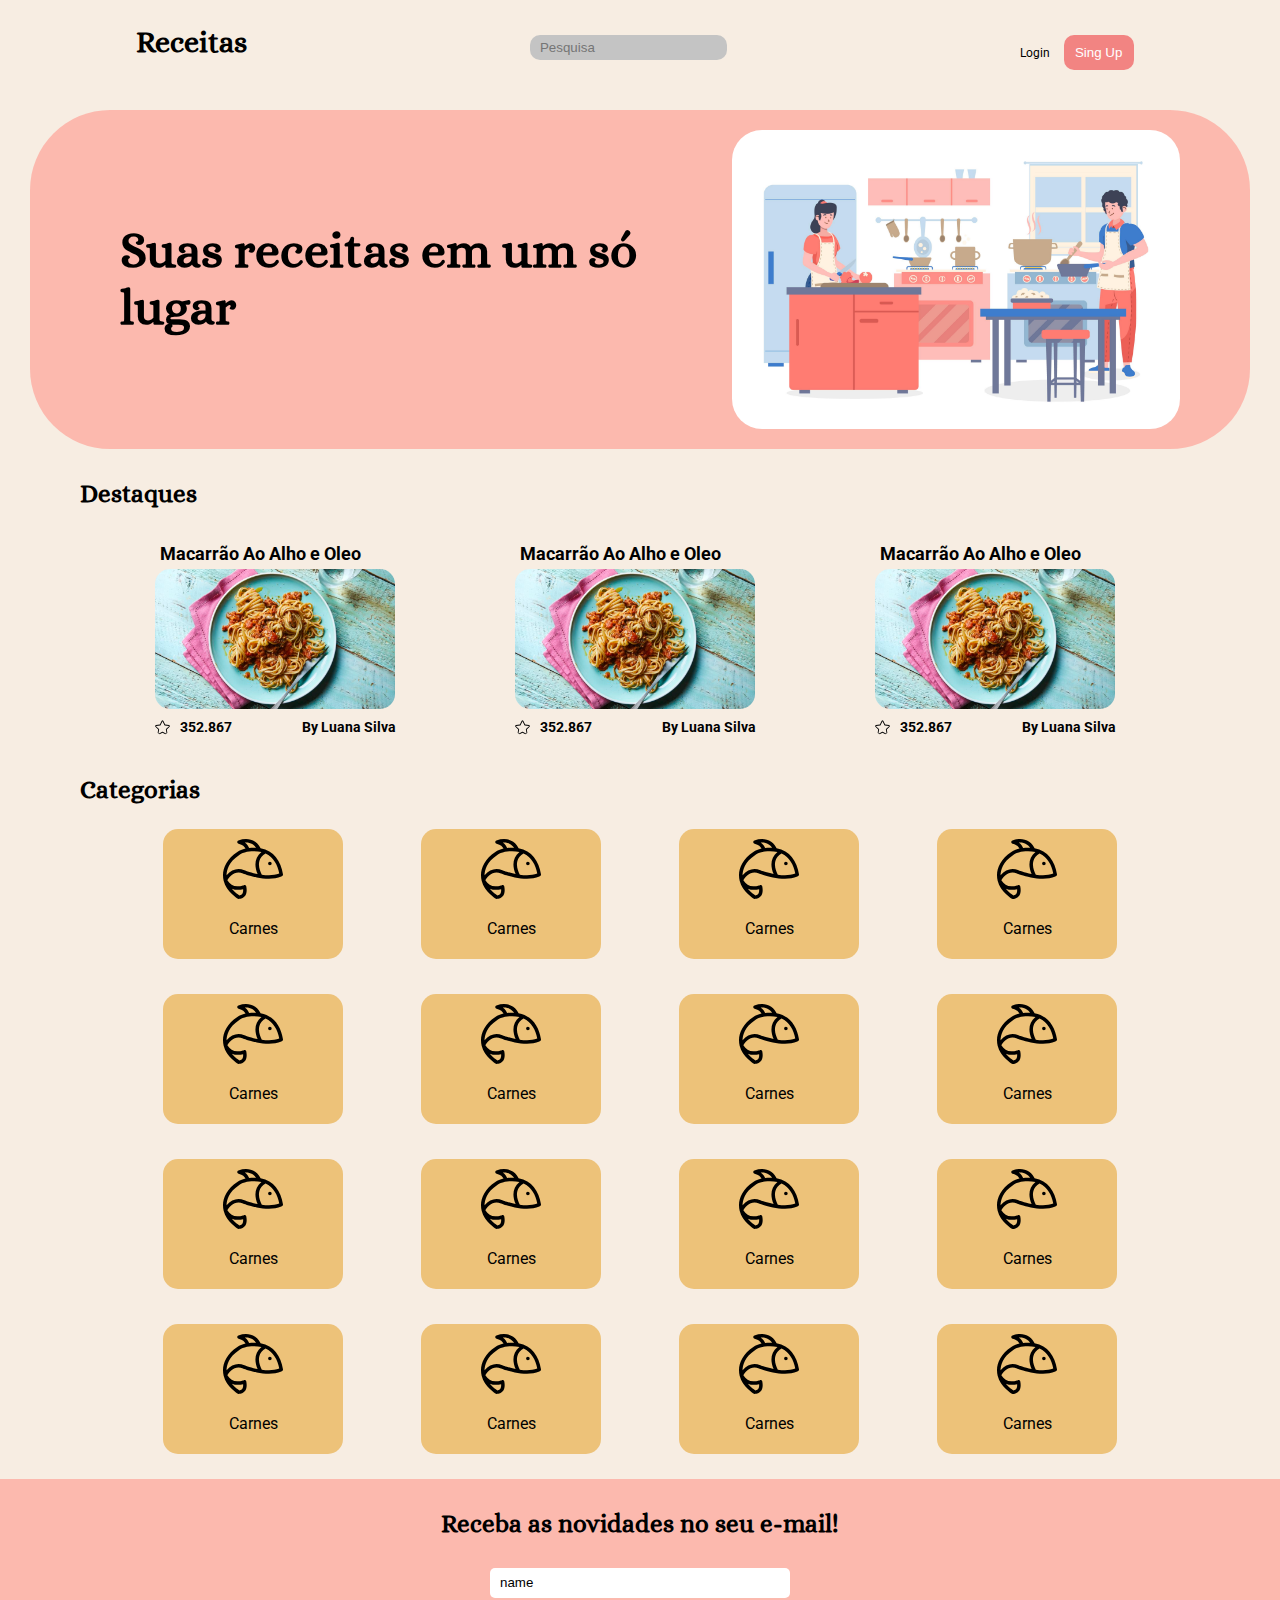
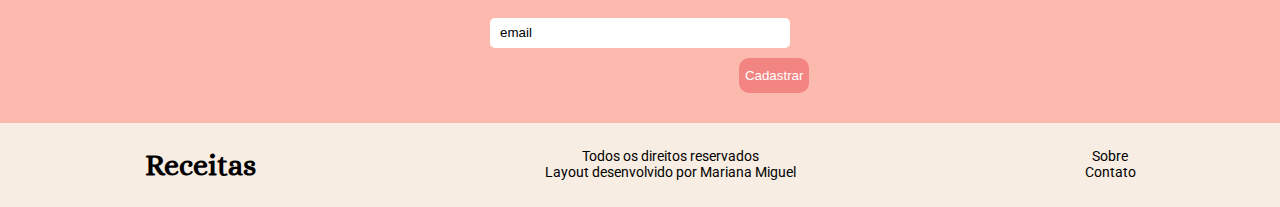
<file: src/pages/index/index.html>
<html>
    <head>
        <link href="https://fonts.googleapis.com/css2?family=Alice&family=Roboto&display=swap" rel="stylesheet">
        <link rel="stylesheet" type="text/css" href="style.css" />
        <link rel="stylesheet" type="text/css" href="../../global.css" /> 
     <script language="JavaScript" type="text/javascript">
            function login(showhide){
                if(showhide == "show"){
                    document.getElementById('popupbox').style.visibility="visible";
                }else if(showhide == "hide"){
                    document.getElementById('popupbox').style.visibility="hidden"; 
                }
            }
        </script>
    </head>

    <body>
        <div id="popupbox" class="login-container">
            <a href="javascript:login('hide');"><img src="../../figures/fechar.svg" alt=""></a>
            <h1>Login</h1>
            <form name="login" action="" method="post">
                <input type="text" placeholder="E-mail">
                <input type="text" placeholder="Senha">
                <button>Logar</button>
            </form>
        </div>
        <div class="index-container">
            <div class="header">
                <div class="left">
                   <h1>Receitas</h1> 
                </div>
                <div class="center">
                    <input type="text" placeholder="Pesquisa">
                </div>
                <div class="right">
                    <a href="javascript:login('show');">Login</a> <!--abrir popup para login-->
                    <button>Sing Up</button>
                </div>   
            </div>
            <div class="box-container">
                <h1>Suas receitas em um só lugar </h1>
                <img src="../../figures/cooking.jpg" alt=""> 
            </div>

            <div class="spotlight-container">
                <h1>Destaques</h1>

                <div class="recipe-container">
                    <div class="recipe">
                        <h2>Macarrão Ao Alho e Oleo</h2>
                        <img src="../../figures/macarrao.jpg" alt="">
                        <div class="sub-container">
                            <div class="sub">
                                <img src="../../figures/estrela.svg" alt=""> 
                                <h3>352.867</h3>
                            </div>
                            <h3>By Luana Silva</h3>
                        </div>
                    </div>
                    <div class="recipe">
                        <h2>Macarrão Ao Alho e Oleo</h2>
                        <img src="../../figures/macarrao.jpg" alt="">
                        <div class="sub-container">
                            <div class="sub">
                                <img src="../../figures/estrela.svg" alt=""> 
                                <h3>352.867</h3>
                            </div>
                            <h3>By Luana Silva</h3>
                        </div>
                    </div>
                    <div class="recipe">
                        <h2>Macarrão Ao Alho e Oleo</h2>
                        <img src="../../figures/macarrao.jpg" alt="">
                        <div class="sub-container">
                            <div class="sub">
                                <img src="../../figures/estrela.svg" alt=""> 
                                <h3>352.867</h3>
                            </div>
                            <h3>By Luana Silva</h3>
                        </div>
                    </div>
                </div>    
            </div>

            <div class="category-container">

                <h1>Categorias</h1>

                <div class="category-div-container">
                    <div class="category">
                        <img src="../../figures/carne.svg" alt="">
                        <p>Carnes</p>
                    </div>
                    <div class="category">
                        <img src="../../figures/carne.svg" alt="">
                        <p>Carnes</p>
                    </div>
                    <div class="category">
                        <img src="../../figures/carne.svg" alt="">
                        <p>Carnes</p>
                    </div>
                    <div class="category">
                        <img src="../../figures/carne.svg" alt="">
                        <p>Carnes</p>
                    </div>
                </div>

                <div class="category-div-container">
                    <div class="category">
                        <img src="../../figures/carne.svg" alt="">
                        <p>Carnes</p>
                    </div>
                    <div class="category">
                        <img src="../../figures/carne.svg" alt="">
                        <p>Carnes</p>
                    </div>
                    <div class="category">
                        <img src="../../figures/carne.svg" alt="">
                        <p>Carnes</p>
                    </div>
                    <div class="category">
                        <img src="../../figures/carne.svg" alt="">
                        <p>Carnes</p>
                    </div>
                </div>
                <div class="category-div-container">
                    <div class="category">
                        <img src="../../figures/carne.svg" alt="">
                        <p>Carnes</p>
                    </div>
                    <div class="category">
                        <img src="../../figures/carne.svg" alt="">
                        <p>Carnes</p>
                    </div>
                    <div class="category">
                        <img src="../../figures/carne.svg" alt="">
                        <p>Carnes</p>
                    </div>
                    <div class="category">
                        <img src="../../figures/carne.svg" alt="">
                        <p>Carnes</p>
                    </div>
                </div>
                <div class="category-div-container">
                    <div class="category">
                        <img src="../../figures/carne.svg" alt="">
                        <p>Carnes</p>
                    </div>
                    <div class="category">
                        <img src="../../figures/carne.svg" alt="">
                        <p>Carnes</p>
                    </div>
                    <div class="category">
                        <img src="../../figures/carne.svg" alt="">
                        <p>Carnes</p>
                    </div>
                    <div class="category">
                        <img src="../../figures/carne.svg" alt="">
                        <p>Carnes</p>
                    </div>
                </div>
            </div>

            <div class="contact-container">
                <h1>Receba as novidades no seu e-mail!</h1>
                <form action="">
                    <input type="text" value="name" placeholder="Nome" ><br/>
                    <input type="email" value="email" placeholder="E-mail"><br/>
                    <button type="submit">Cadastrar</button>
                </form>
            </div>

            <footer class="footer-container">
                <div class="left">
                    <h1>Receitas</h1>
                </div>
                <div class="center">
                    <p>Todos os direitos reservados</p>
                    <p>Layout desenvolvido por Mariana Miguel</p>
                </div>
                <div class="right">
                    <p>Sobre</p>
                    <p>Contato</p>
                </div>
            </footer>

        </div>
    </body>
</html>
</file>
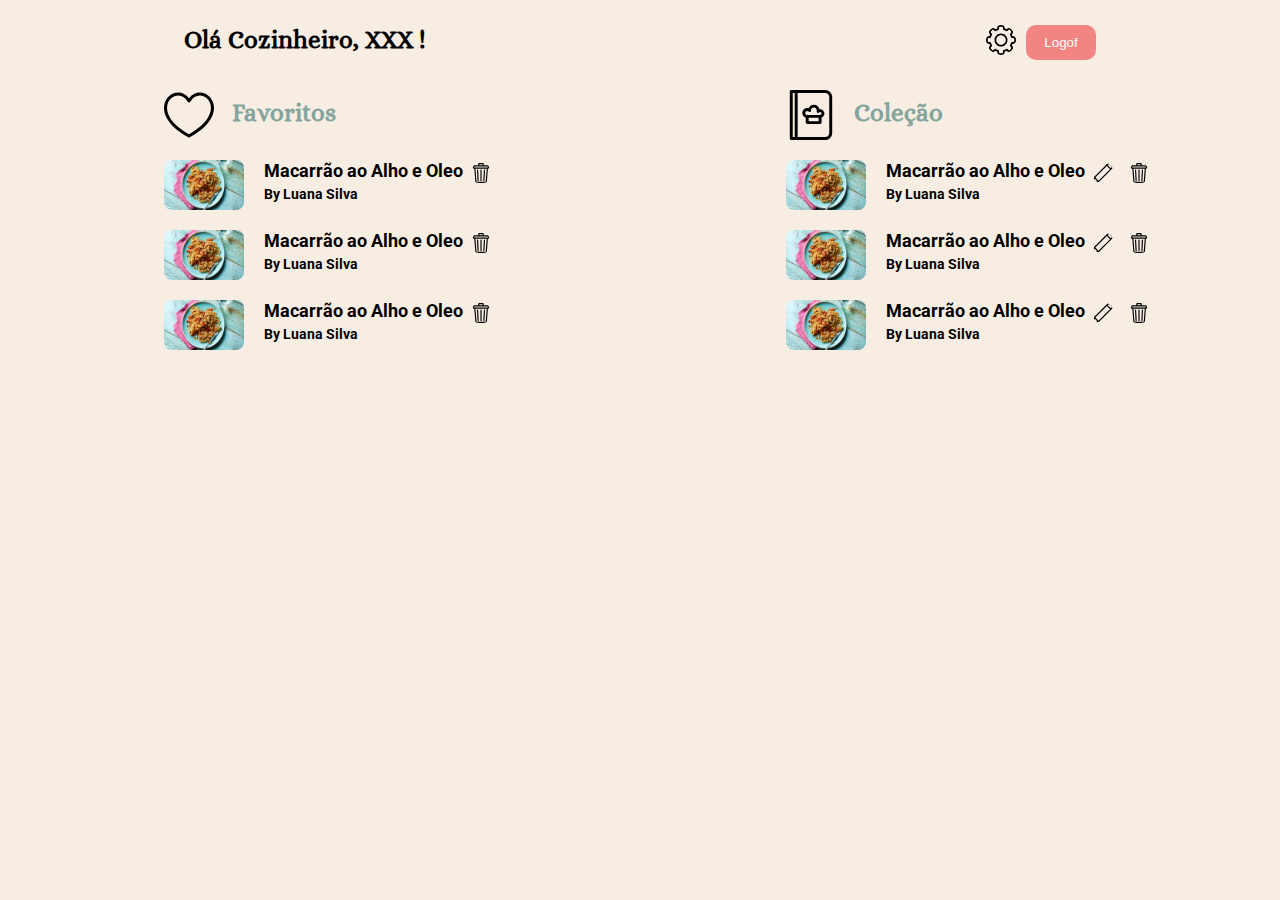
<file: src/pages/profile/profile.html>
<html>
    <head>
        <link href="https://fonts.googleapis.com/css2?family=Alice&family=Roboto&display=swap" rel="stylesheet">
        <link rel="stylesheet" type="text/css" href="style.css" />
        <link rel="stylesheet" type="text/css" href="../../global.css" /> 

    </head>

    <body>
        <div class="profile-container">
            <div class="header-container">
                <h1>Olá Cozinheiro, XXX !</h1>
                <div class="right">
                    <img src="../../figures/configuracoes.svg" alt="configuracoes">
                    <button>Logof</button>
                </div>
            </div>
            <div class="list-container">
                <div class="left-container">
                    <div class="title">
                        <img src="../../figures/favorito.svg" alt="">
                        <h1>Favoritos</h1>
                    </div>
                    <div class="recipe">
                        <img src="../../figures/macarrao.jpg" alt="">
                        <div class="content">
                            <div class="title-recipe">
                                <h2>Macarrão ao Alho e Oleo</h2>
                                <img src="../../figures/lixo.svg" alt="">
                            </div>                        
                            <h3>By Luana Silva</h3>
                        </div>
                    </div>
                    <div class="recipe">
                        <img src="../../figures/macarrao.jpg" alt="">
                        <div class="content">
                            <div class="title-recipe">
                                <h2>Macarrão ao Alho e Oleo</h2>
                                <img src="../../figures/lixo.svg" alt="">
                            </div>                        
                            <h3>By Luana Silva</h3>
                        </div>
                    </div>
                    <div class="recipe">
                        <img src="../../figures/macarrao.jpg" alt="">
                        <div class="content">
                            <div class="title-recipe">
                                <h2>Macarrão ao Alho e Oleo</h2>
                                <img src="../../figures/lixo.svg" alt="">
                            </div>                        
                            <h3>By Luana Silva</h3>
                        </div>
                    </div>   
                </div>
                <div class="right-container">
                    <div class="title">
                        <img src="../../figures/livro.svg" alt="">
                        <h1>Coleção</h1>
                    </div>
                    <div class="recipe">
                        <img src="../../figures/macarrao.jpg" alt="">
                        <div class="content">
                            <div class="title-recipe">
                                <h2>Macarrão ao Alho e Oleo</h2>
                                <img src="../../figures/lapis.svg" alt="">
                                <img src="../../figures/lixo.svg" alt="">
                            </div>                        
                            <h3>By Luana Silva</h3>
                        </div>
                    </div>
                    <div class="recipe">
                        <img src="../../figures/macarrao.jpg" alt="">
                        <div class="content">
                            <div class="title-recipe">
                                <h2>Macarrão ao Alho e Oleo</h2>
                                <img src="../../figures/lapis.svg" alt="">
                                <img src="../../figures/lixo.svg" alt="">
                            </div>                        
                            <h3>By Luana Silva</h3>
                        </div>
                    </div>
                    <div class="recipe">
                        <img src="../../figures/macarrao.jpg" alt="">
                        <div class="content">
                            <div class="title-recipe">
                                <h2>Macarrão ao Alho e Oleo</h2>
                                <img src="../../figures/lapis.svg" alt="">
                                <img src="../../figures/lixo.svg" alt="">
                            </div>                        
                            <h3>By Luana Silva</h3>
                        </div>
                    </div>
                </div>
            </div>
        </div>
    </body>
</html>
</file>
<file: src/pages/index/style.css>
.login-container{
    background-color: #F7EDE2;
    margin: 50px 40%;
    padding:40px;
    justify-content: space-evenly;
    width: 382px;
    height: auto;
    align-items: center;
    text-align: center;
    position: absolute; 
    border: solid #787878 1px; 
    z-index: 9;
    visibility: hidden;
}
.login-container h1{
    color: #84A59D;
}

.login-container input{
    border: none;
    border-radius: 5px;
    background-color: #F5CAC3 ;
    width: 300px;
    height: 30px;
    margin: 10px 0;
    padding: 15px;
    display: block;
}
.login-container button {
    margin: 10px; 
}
.login-container img{
    width: 15px;
    height: 15px;
    margin: 15px;
}

.index-container{
    padding: 0;
    margin: 0;
}

.header{
    display: flex;
    width: 100%;
    justify-content: space-around;
    margin: 25px 0;
    height: auto;
}

.header .center  {
    padding:10px;
}
.header .center input{
    border-radius: 10px;
    border: none;
    width: 100%;
    height: 25px;
    background-color: #C4C4C4;
    color: #787878;
    padding: 10px;
}
.header .center h1{
    font-size: 14px;
    width: 100%;
    height: 30px;
    background: #C4C4C4;
    border:none;
    border-radius: 10px;
}

.header .right a{
    font-size: 12px;
    margin-right: 10px;
}

.header .right {
    padding: 10px;
    width: auto;
    height: auto;
    float: right;
}

.box-container{
    background-color:#FCB9AE;
    border-radius: 80px;
    height: auto;
    width: auto;
    display: flex;
    margin: 30px;
    padding-left: 50px;
    padding-right: 50px;
    align-items: center;
}
.box-container h1{
    font-size: 50px;
    width: auto;
    padding: 40px;
}
.box-container img{
    width: 40%;
    height: 24%;
    margin: 20px;
    margin-left: 10px;
    align-items: center;
    border-radius: 30px;   
}

.spotlight-container{
    margin: 0 80px;
    align-items: center;
}
.spotlight-container h1{
    font-size: 25px;
}
.recipe-container {
    margin: 20px;
    align-items: center;
    justify-content: space-around;
    display: flex;
}
.recipe{
    margin: 10px;
}
.recipe h2{
    font-size: 18px;
    text-align: left;
    margin: 5px;
}
.recipe img{
    width: 240px;
    height: 140px;
    border-radius: 15px;
}

.sub-container{
    display: flex;
    width: auto;
}
.sub-container h3{
    font-size: 14px;
    padding: 10px;
    margin-left: 50px;
}
.sub{
    display: flex;
}
.sub h3{  
    margin: 0;
}
.sub img{
    margin-top: 11px;
    width: 15px;
    height: 15px;
}

.category-container{
    margin: 0 80px;
    align-items: center;
}

.category-container h1{
    font-size: 25px;
}

.category-div-container{
    margin: 15px;
    display: flex;
    align-items: center;
    justify-content: space-evenly;
}
.category{
    text-align: center;
    border-radius: 15px;
    background-color: #EDC279;
    width: 180px;
    height: 130px;
    margin: 10px;
}
.category img{
    margin: 10px auto;
    width: 60px;
    height: 60px;
}

.category p{
    margin:10px;
    font-size: 16px;
}

.contact-container{
    width: 100%;
    height: auto;
    align-items: center;
    padding: 30px;
    background-color: #FCB9AE;
    display: block;
    text-align: center;
}
.contact-container h1{
    font-size: 25px;
    padding-bottom: 20px;
}

.contact-container form{
    align-items: center;
    display: block;
}
.contact-container input {
    border: none;
    border-radius: 5px;
    width: 300px;
    height: 30px;
    margin: 10px 0;
    padding: 10px;
}
.contact-container button {
    margin-left: 22%;
}

.footer-container {
    display: flex;
    width: 100%;
    justify-content: space-around;
    margin: 25px 0;
    height: auto;
    text-align: center;
}
</file>
<file: src/global.css>
*{
    margin: 0;
    padding: 0;
    outline: 0;
    box-sizing: border-box;
}
body{
    font: 14px;
    font-family: 'Roboto', sans-serif;
    background: #F7EDE2;
    -webkit-font-smoothing: antialiased;
}
h1{
    font-family: 'Alice', serif;
    font-size: 30px;
}

p{
    font-size: 14px;
}

button{
    border: none;
    border-radius: 10px;
    height: 35px;
    width: 70px;
    background-color: #F28482;
    color: #ffffff;
    cursor: pointer;
    transition: filter 0.2s;
}

button:hover{
    filter: brightness(90%);
}

a{
    color: black;
    text-decoration: none;
}
</file>
<file: src/pages/profile/style.css>
.profile-container{
    padding: 0;
    margin: 0;
}

.header-container{
    display: flex;
    width: 100%;
    justify-content: space-around;
    margin: 25px 0;
    height: auto;
}
.header-container .right{
    display: flex;
    justify-content: space-around;
    margin-left: 15%;
}

.header-container img {
    width: 30px;
    height: 30px;
    margin-right: 10px;
    border-radius: 15px;
}

.header-container h1 {
    font-size: 25px;
}

.list-container {
    margin: 30px 20px;
    width: 100%;
    height: auto;
    display: flex;   
    justify-content: space-around;
}

.title{
    display: flex;
}
.title h1{
    color: #84A59D;
    font-size: 25px;
    padding: 8px;
}

.title img{
    width: 50px;
    height: 50px;
    margin-right: 10px;
}

.recipe{
    width: 100%;
    height: auto;
    display: flex;
    margin: 20px 0px;
    justify-content: space-evenly;
}
.recipe img{
    width: 80px; 
    height: 50px;
    border-radius: 8px;
}
.recipe h3{
    font-size: 14px;
}
.content{
    display: block;
    margin-left: 20px;
}
.title-recipe {
    width: 100%;
    height: auto;
    display: flex;
    justify-content: space-evenly;
}
.title-recipe img {
    margin: 3px 8px;
    width: 20px;
    height: 20px;
}
.title-recipe h2 {
    font-size: 18px;
}
</file>
